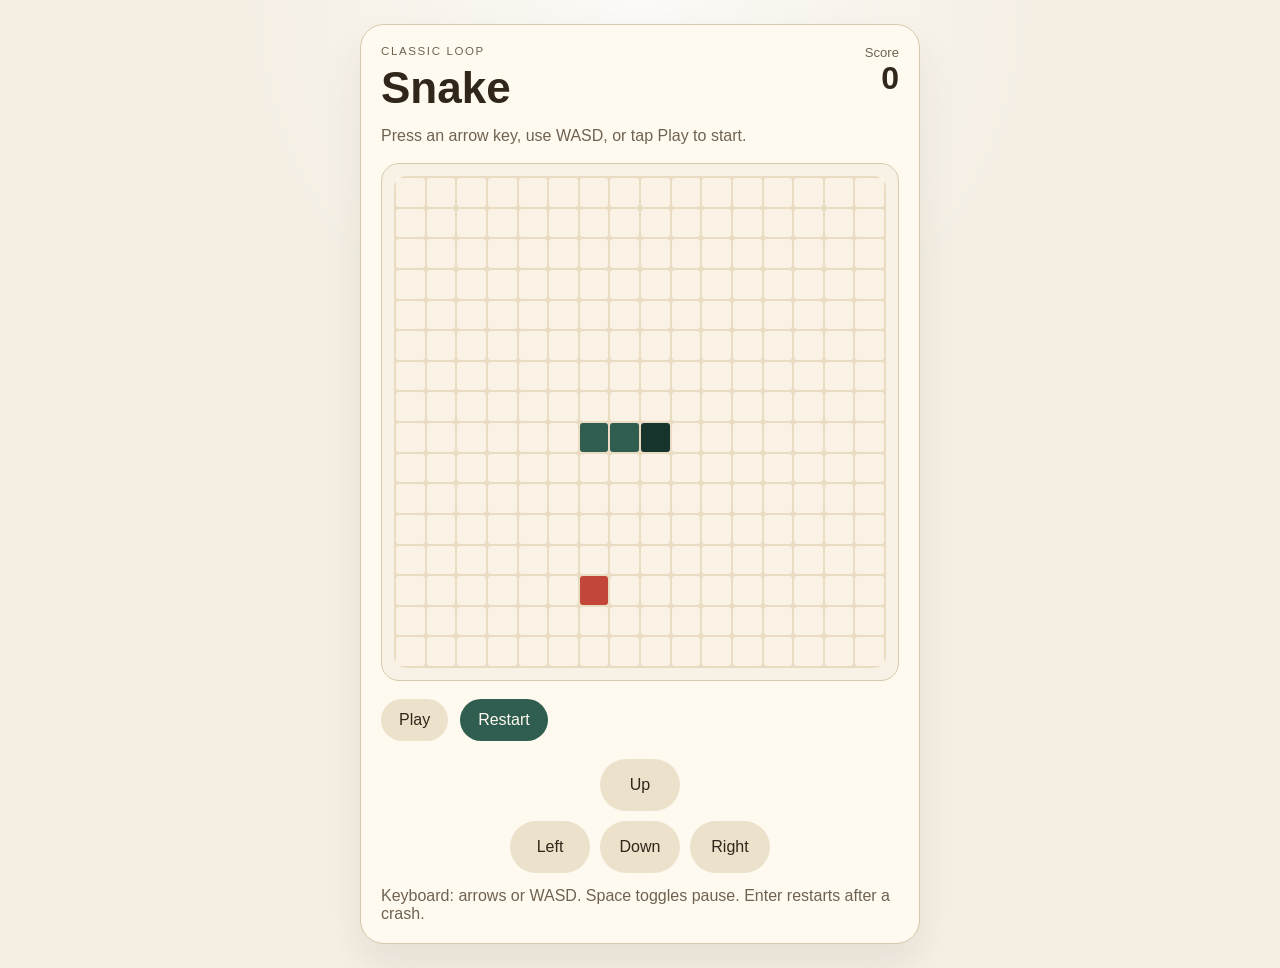
<file: index.html>
<!DOCTYPE html>
<html lang="en">
  <head>
    <meta charset="UTF-8" />
    <meta name="viewport" content="width=device-width, initial-scale=1.0" />
    <title>Snake</title>
    <link rel="stylesheet" href="./styles.css" />
  </head>
  <body>
    <main class="app-shell">
      <section class="panel">
        <div class="panel__header">
          <div>
            <p class="eyebrow">Classic Loop</p>
            <h1>Snake</h1>
          </div>
          <div class="score-card" aria-live="polite">
            <span class="score-card__label">Score</span>
            <strong id="score">0</strong>
          </div>
        </div>

        <p class="status" id="status">
          Press an arrow key, use WASD, or tap Play to start.
        </p>

        <div class="board-frame">
          <div
            id="board"
            class="board"
            role="grid"
            aria-label="Snake game board"
          ></div>
        </div>

        <div class="toolbar">
          <button id="pauseButton" class="button button--secondary" type="button">
            Play
          </button>
          <button id="restartButton" class="button" type="button">Restart</button>
        </div>

        <section class="controls" aria-label="Touch controls">
          <button class="control control--up" data-direction="up" type="button">
            Up
          </button>
          <button class="control control--left" data-direction="left" type="button">
            Left
          </button>
          <button class="control control--down" data-direction="down" type="button">
            Down
          </button>
          <button class="control control--right" data-direction="right" type="button">
            Right
          </button>
        </section>

        <p class="hint">
          Keyboard: arrows or WASD. Space toggles pause. Enter restarts after a
          crash.
        </p>
      </section>
    </main>

    <script type="module" src="./src/app.js"></script>
  </body>
</html>
</file>
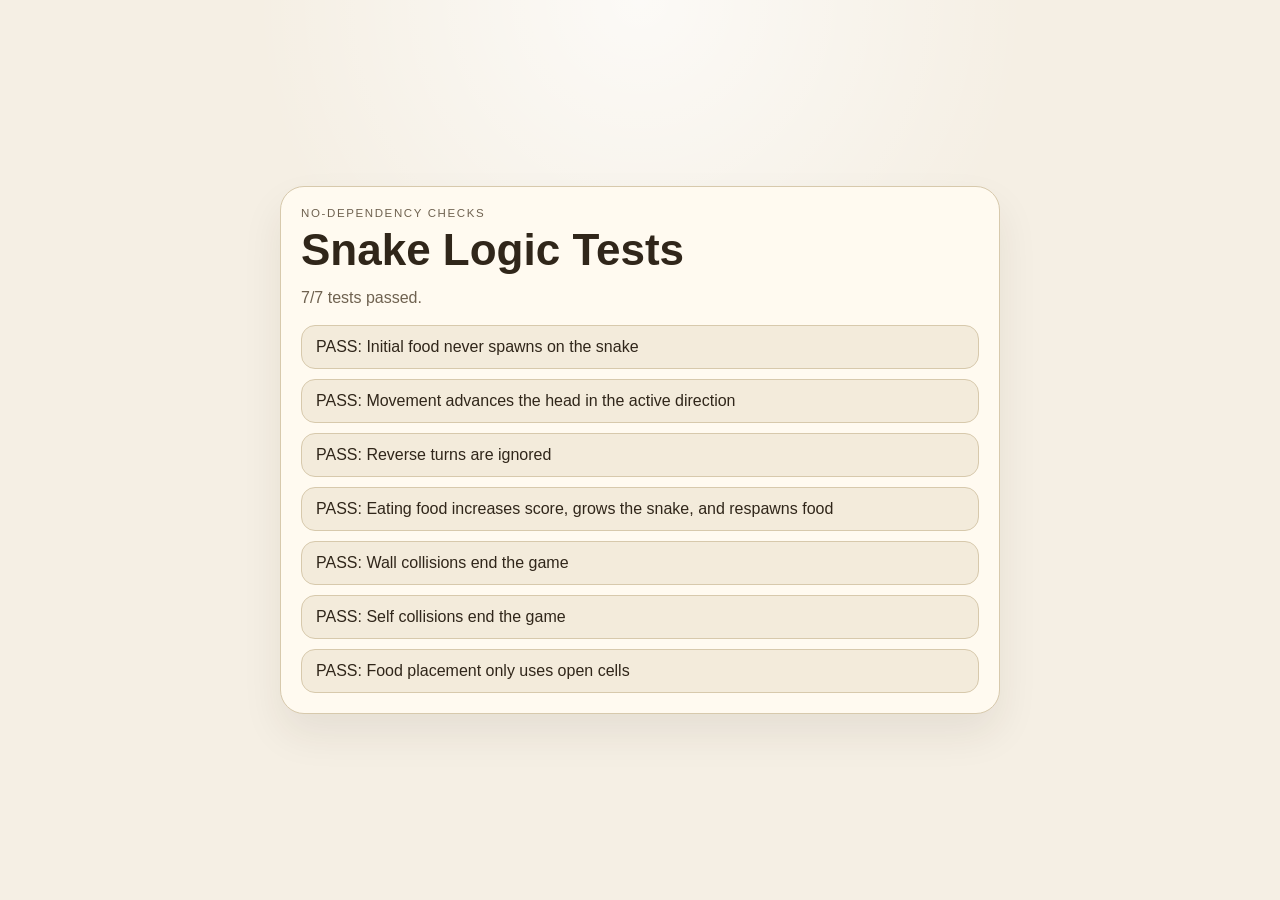
<file: test.html>
<!DOCTYPE html>
<html lang="en">
  <head>
    <meta charset="UTF-8" />
    <meta name="viewport" content="width=device-width, initial-scale=1.0" />
    <title>Snake Logic Tests</title>
    <link rel="stylesheet" href="./styles.css" />
    <style>
      .test-panel {
        width: min(100%, 720px);
      }

      .results {
        margin: 18px 0 0;
        padding: 0;
        list-style: none;
      }

      .results li {
        padding: 12px 14px;
        border-radius: 14px;
        margin-top: 10px;
        background: #f3ebdb;
        border: 1px solid #d7c9ac;
      }

      .results li.fail {
        border-color: #c34739;
      }
    </style>
  </head>
  <body>
    <main class="app-shell">
      <section class="panel test-panel">
        <p class="eyebrow">No-dependency checks</p>
        <h1>Snake Logic Tests</h1>
        <p class="status" id="summary">Running tests...</p>
        <ul class="results" id="results"></ul>
      </section>
    </main>

    <script type="module">
      import {
        createInitialState,
        positionsEqual,
        queueDirection,
        spawnFood,
        startGame,
        stepGame,
      } from "./src/snake-logic.js";

      const resultsElement = document.querySelector("#results");
      const summaryElement = document.querySelector("#summary");
      const results = [];

      runTest("Initial food never spawns on the snake", () => {
        const state = createInitialState({ rng: () => 0 });
        return !state.snake.some((segment) => positionsEqual(segment, state.food));
      });

      runTest("Movement advances the head in the active direction", () => {
        const started = startGame(createInitialState({ rng: () => 0 }));
        const next = stepGame(started, () => 0);
        return next.snake[0].x === started.snake[0].x + 1 && next.snake[0].y === started.snake[0].y;
      });

      runTest("Reverse turns are ignored", () => {
        const state = createInitialState({ rng: () => 0 });
        const next = queueDirection(state, "left");
        return next.queuedDirection === state.queuedDirection;
      });

      runTest("Eating food increases score, grows the snake, and respawns food", () => {
        const state = {
          gridSize: 5,
          snake: [
            { x: 2, y: 2 },
            { x: 1, y: 2 },
            { x: 0, y: 2 },
          ],
          direction: "right",
          queuedDirection: "right",
          food: { x: 3, y: 2 },
          score: 0,
          status: "running",
        };
        const next = stepGame(state, () => 0);
        return (
          next.score === 1 &&
          next.snake.length === 4 &&
          !next.snake.some((segment) => positionsEqual(segment, next.food))
        );
      });

      runTest("Wall collisions end the game", () => {
        const state = {
          gridSize: 4,
          snake: [{ x: 3, y: 1 }],
          direction: "right",
          queuedDirection: "right",
          food: { x: 0, y: 0 },
          score: 0,
          status: "running",
        };
        return stepGame(state, () => 0).status === "gameover";
      });

      runTest("Self collisions end the game", () => {
        const state = {
          gridSize: 5,
          snake: [
            { x: 2, y: 2 },
            { x: 2, y: 3 },
            { x: 1, y: 3 },
            { x: 1, y: 2 },
            { x: 1, y: 1 },
            { x: 2, y: 1 },
          ],
          direction: "down",
          queuedDirection: "left",
          food: { x: 4, y: 4 },
          score: 0,
          status: "running",
        };
        return stepGame(state, () => 0).status === "gameover";
      });

      runTest("Food placement only uses open cells", () => {
        const state = {
          gridSize: 2,
          snake: [
            { x: 0, y: 0 },
            { x: 1, y: 0 },
            { x: 0, y: 1 },
          ],
        };
        const food = spawnFood(state, () => 0.9);
        return food.x === 1 && food.y === 1;
      });

      const passed = results.filter((result) => result.pass).length;
      summaryElement.textContent = `${passed}/${results.length} tests passed.`;

      for (const result of results) {
        const item = document.createElement("li");
        item.className = result.pass ? "pass" : "fail";
        item.textContent = `${result.pass ? "PASS" : "FAIL"}: ${result.name}`;
        resultsElement.append(item);
      }

      function runTest(name, fn) {
        let pass = false;

        try {
          pass = Boolean(fn());
        } catch (error) {
          pass = false;
          console.error(name, error);
        }

        results.push({ name, pass });
      }
    </script>
  </body>
</html>
</file>
<file: styles.css>
:root {
  color-scheme: light;
  --bg: #f5efe4;
  --panel: #fffaf0;
  --panel-border: #d7c9ac;
  --grid: #e9dcc3;
  --snake: #2f5d50;
  --snake-head: #17342c;
  --food: #c34739;
  --text: #30261a;
  --muted: #6f6250;
  --button: #2f5d50;
  --button-text: #fffaf0;
  --button-secondary: #ece1cb;
  --shadow: 0 20px 40px rgba(48, 38, 26, 0.08);
  font-family: "Trebuchet MS", "Segoe UI", sans-serif;
}

* {
  box-sizing: border-box;
}

body {
  margin: 0;
  min-height: 100vh;
  background:
    radial-gradient(circle at top, rgba(255, 255, 255, 0.7), transparent 35%),
    var(--bg);
  color: var(--text);
}

button {
  font: inherit;
}

.app-shell {
  min-height: 100vh;
  display: grid;
  place-items: center;
  padding: 24px 16px;
}

.panel {
  width: min(100%, 560px);
  background: var(--panel);
  border: 1px solid var(--panel-border);
  border-radius: 24px;
  box-shadow: var(--shadow);
  padding: 20px;
}

.panel__header {
  display: flex;
  align-items: flex-start;
  justify-content: space-between;
  gap: 16px;
}

.eyebrow {
  margin: 0 0 6px;
  text-transform: uppercase;
  letter-spacing: 0.14em;
  font-size: 0.72rem;
  color: var(--muted);
}

h1 {
  margin: 0;
  font-size: clamp(2rem, 5vw, 2.75rem);
}

.score-card {
  min-width: 88px;
  text-align: right;
}

.score-card__label {
  display: block;
  font-size: 0.82rem;
  color: var(--muted);
}

.score-card strong {
  font-size: 2rem;
}

.status,
.hint {
  margin: 14px 0 0;
  color: var(--muted);
}

.board-frame {
  margin-top: 18px;
  border-radius: 18px;
  border: 1px solid var(--panel-border);
  padding: 12px;
  background: #f8f1e5;
}

.board {
  display: grid;
  grid-template-columns: repeat(16, 1fr);
  gap: 2px;
  width: 100%;
  aspect-ratio: 1;
  background: var(--grid);
  border-radius: 12px;
  padding: 2px;
  touch-action: none;
}

.cell {
  background: rgba(255, 250, 240, 0.75);
  border-radius: 3px;
}

.cell--snake {
  background: var(--snake);
}

.cell--head {
  background: var(--snake-head);
}

.cell--food {
  background: var(--food);
}

.toolbar {
  display: flex;
  gap: 12px;
  margin-top: 18px;
}

.button,
.control {
  border: 0;
  border-radius: 999px;
  padding: 12px 18px;
  cursor: pointer;
  transition: filter 120ms ease;
}

.button:hover,
.control:hover,
.button:focus-visible,
.control:focus-visible {
  filter: brightness(1.05);
  outline: none;
}

.button {
  background: var(--button);
  color: var(--button-text);
}

.button--secondary {
  background: var(--button-secondary);
  color: var(--text);
}

.controls {
  margin: 18px auto 0;
  width: min(100%, 260px);
  display: grid;
  grid-template-columns: repeat(3, 1fr);
  gap: 10px;
}

.control {
  background: var(--button-secondary);
  color: var(--text);
  min-height: 52px;
}

.control--up {
  grid-column: 2;
}

.control--left {
  grid-column: 1;
  grid-row: 2;
}

.control--down {
  grid-column: 2;
  grid-row: 2;
}

.control--right {
  grid-column: 3;
  grid-row: 2;
}

@media (max-width: 520px) {
  .panel {
    padding: 16px;
    border-radius: 18px;
  }

  .panel__header {
    align-items: center;
  }

  .score-card strong {
    font-size: 1.75rem;
  }

  .toolbar {
    flex-direction: column;
  }
}
</file>
